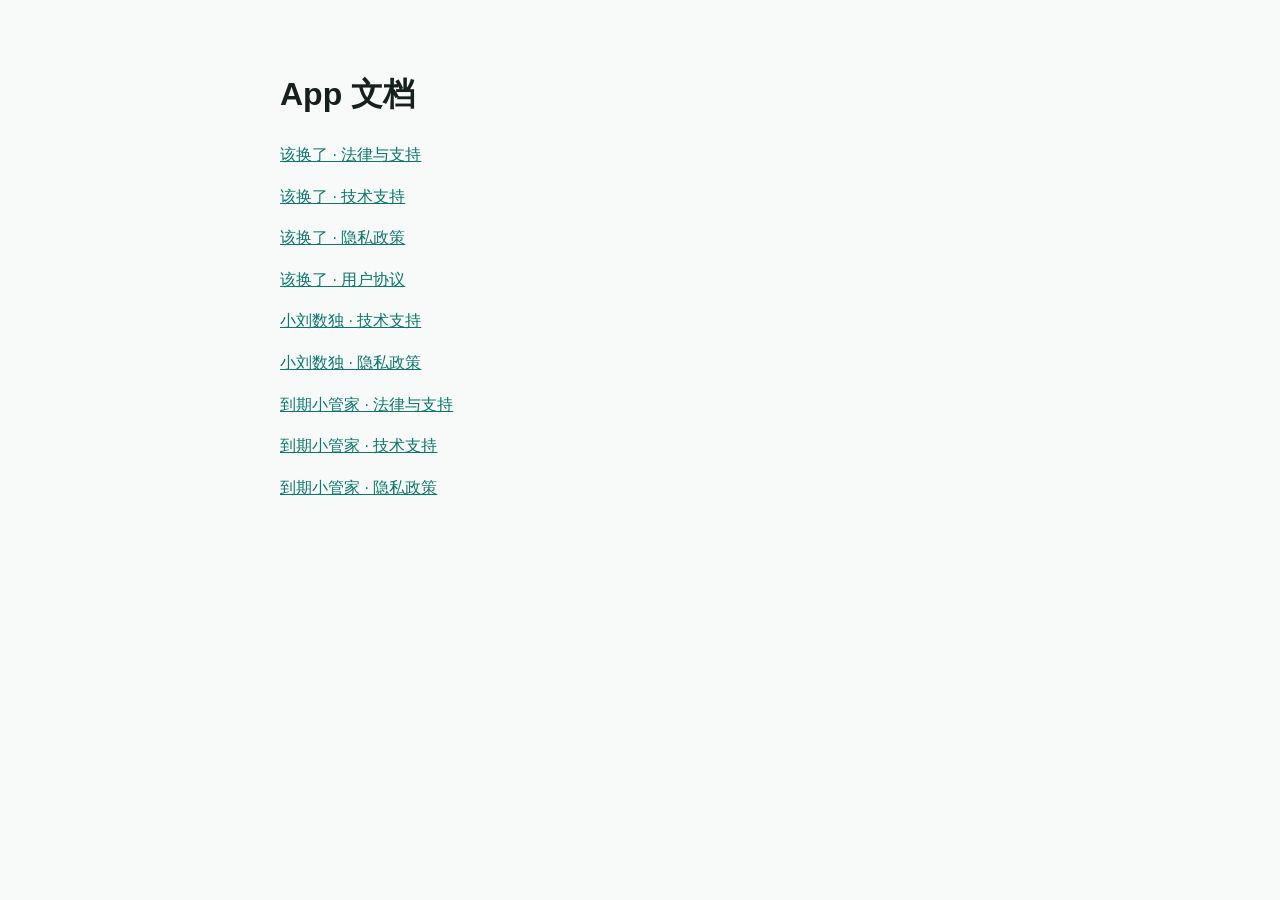
<file: index.html>
<!doctype html>
<html lang="zh-CN">
  <head>
    <meta charset="utf-8" />
    <meta name="viewport" content="width=device-width, initial-scale=1" />
    <title>App 文档</title>
    <style>
      body {
        margin: 0;
        font: 16px/1.6 -apple-system, BlinkMacSystemFont, "Segoe UI", sans-serif;
        color: #16211d;
        background: #f7faf8;
      }

      main {
        max-width: 720px;
        margin: 0 auto;
        padding: 48px 20px;
      }

      a {
        color: #0f766e;
      }
    </style>
  </head>
  <body>
    <main>
      <h1>App 文档</h1>
      <p><a href="./gaihuanle/index.html">该换了 · 法律与支持</a></p>
      <p><a href="./gaihuanle/support.html">该换了 · 技术支持</a></p>
      <p><a href="./gaihuanle/privacy.html">该换了 · 隐私政策</a></p>
      <p><a href="./gaihuanle/terms.html">该换了 · 用户协议</a></p>
      <p><a href="./xiaoliu-sudoku/support.html">小刘数独 · 技术支持</a></p>
      <p><a href="./xiaoliu-sudoku/privacy.html">小刘数独 · 隐私政策</a></p>
      <p><a href="./daoqixiaoguanjia/index.html">到期小管家 · 法律与支持</a></p>
      <p><a href="./daoqixiaoguanjia/support.html">到期小管家 · 技术支持</a></p>
      <p><a href="./daoqixiaoguanjia/privacy.html">到期小管家 · 隐私政策</a></p>
    </main>
  </body>
</html>
</file>
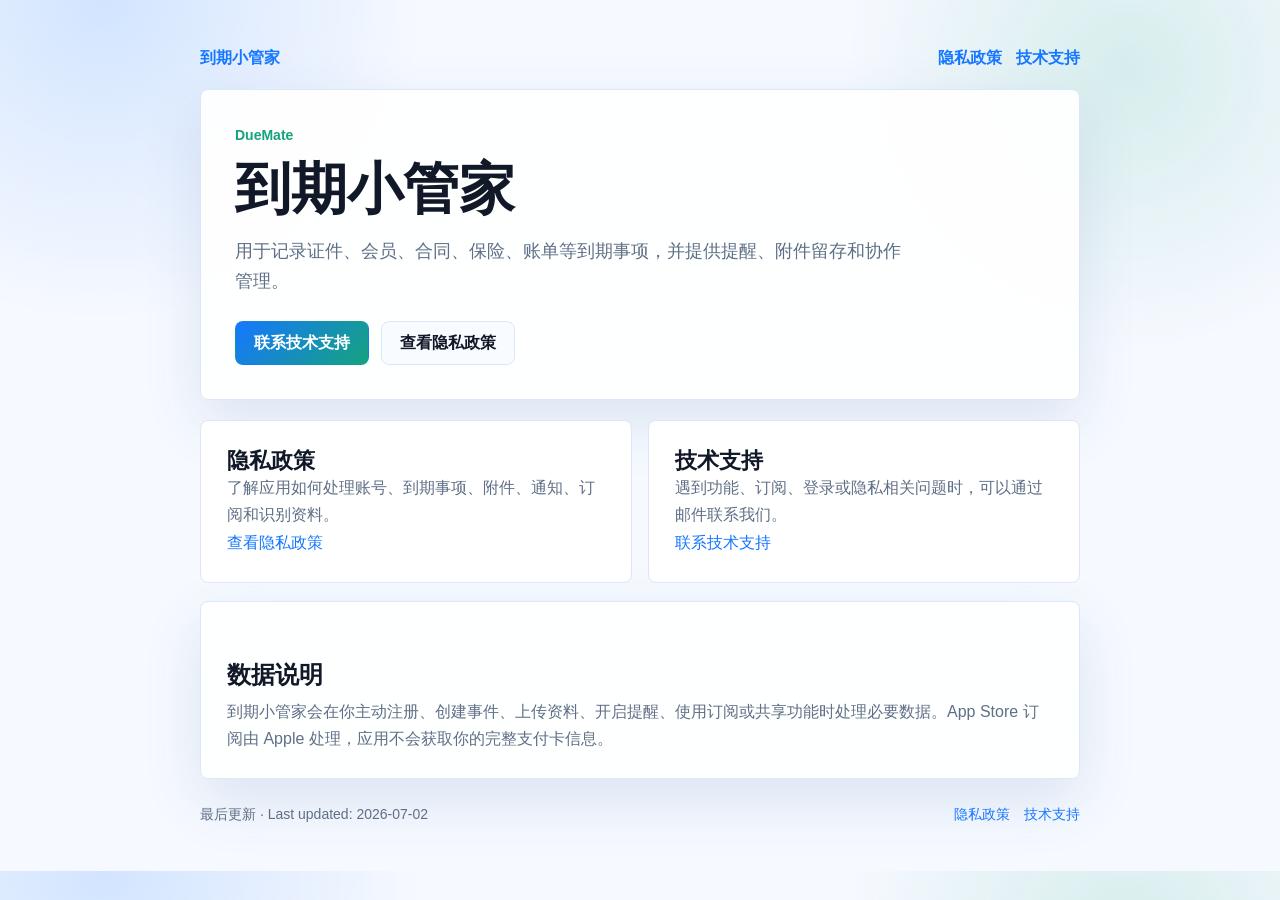
<file: daoqixiaoguanjia/index.html>
<!doctype html>
<html lang="zh-CN">
  <head>
    <meta charset="utf-8" />
    <meta name="viewport" content="width=device-width, initial-scale=1" />
    <meta
      name="description"
      content="到期小管家 App 的公开法律与技术支持页面，包含隐私政策和技术支持联系方式。"
    />
    <title>到期小管家 - 法律与支持</title>
    <link rel="stylesheet" href="./style.css" />
  </head>
  <body>
    <main>
      <nav class="top-nav" aria-label="页面导航">
        <a href="./index.html">到期小管家</a>
        <div>
          <a href="./privacy.html">隐私政策</a>
          <a href="./support.html">技术支持</a>
        </div>
      </nav>

      <section class="hero">
        <p class="eyebrow">DueMate</p>
        <h1>到期小管家</h1>
        <p class="lead">用于记录证件、会员、合同、保险、账单等到期事项，并提供提醒、附件留存和协作管理。</p>
        <div class="actions">
          <a class="button primary" href="./support.html">联系技术支持</a>
          <a class="button" href="./privacy.html">查看隐私政策</a>
        </div>
      </section>

      <section class="grid" aria-label="法律与支持">
        <article class="card">
          <h2>隐私政策</h2>
          <p>了解应用如何处理账号、到期事项、附件、通知、订阅和识别资料。</p>
          <p><a href="./privacy.html">查看隐私政策</a></p>
        </article>
        <article class="card">
          <h2>技术支持</h2>
          <p>遇到功能、订阅、登录或隐私相关问题时，可以通过邮件联系我们。</p>
          <p><a href="./support.html">联系技术支持</a></p>
        </article>
      </section>

      <section class="panel">
        <h2>数据说明</h2>
        <p>
          到期小管家会在你主动注册、创建事件、上传资料、开启提醒、使用订阅或共享功能时处理必要数据。App Store 订阅由 Apple 处理，应用不会获取你的完整支付卡信息。
        </p>
      </section>

      <footer>
        <span>最后更新 · Last updated: 2026-07-02</span>
        <div>
          <a href="./privacy.html">隐私政策</a>
          <a href="./support.html">技术支持</a>
        </div>
      </footer>
    </main>
  </body>
</html>
</file>
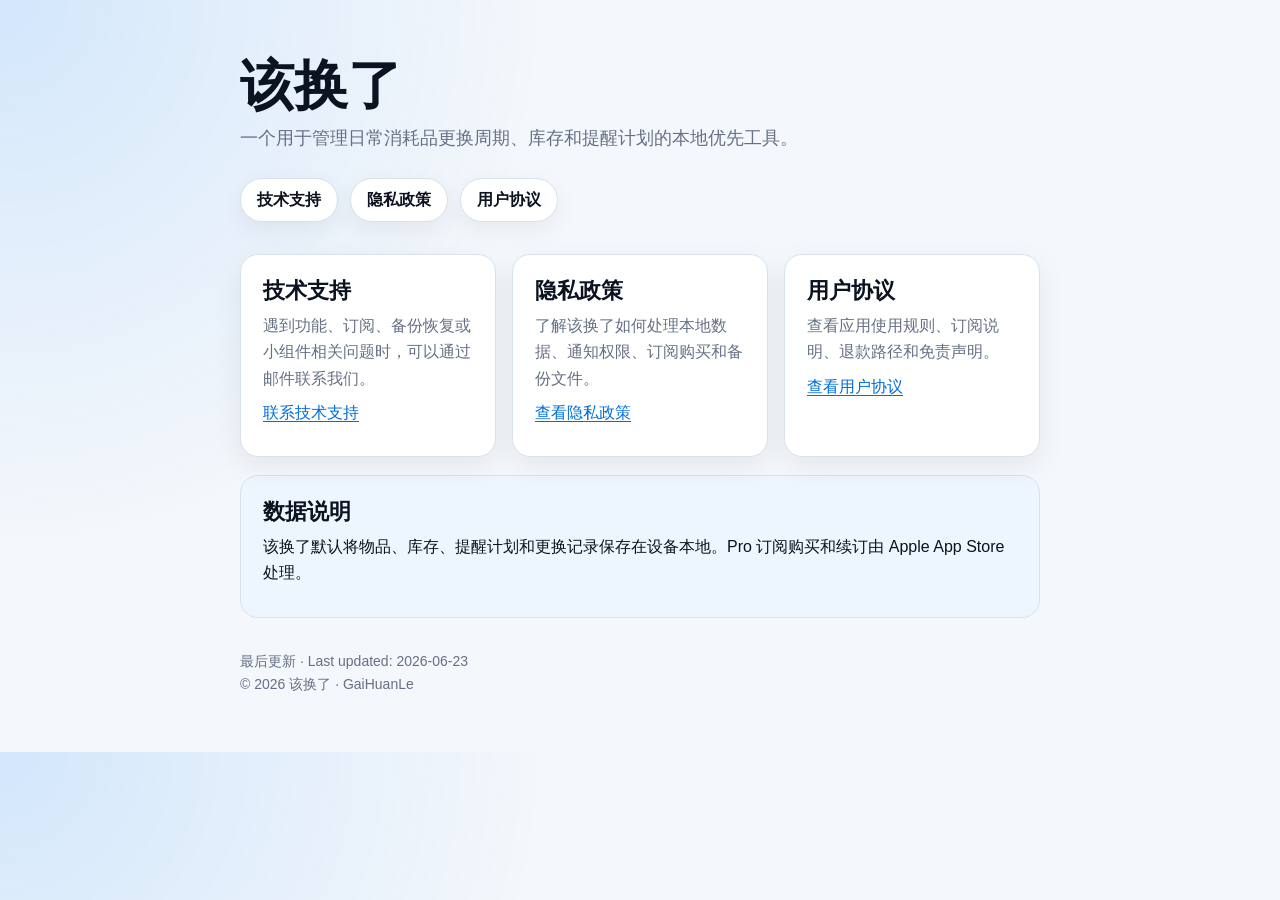
<file: gaihuanle/index.html>
<!doctype html>
<html lang="zh-CN">
  <head>
    <meta charset="utf-8" />
    <meta name="viewport" content="width=device-width, initial-scale=1" />
    <meta
      name="description"
      content="该换了 App 的技术支持、隐私政策和用户协议。"
    />
    <title>该换了 — 法律与支持</title>
    <style>
      :root {
        color-scheme: light dark;
        --bg: #f4f7fb;
        --text: #0b1220;
        --muted: #667085;
        --line: #d9e1ea;
        --panel: #ffffff;
        --soft: #edf5ff;
        --accent: #0a84ff;
        --accent-strong: #006edb;
        --shadow: 0 18px 44px rgb(15 23 42 / 10%);
      }

      @media (prefers-color-scheme: dark) {
        :root {
          --bg: #0e131b;
          --text: #f4f7fb;
          --muted: #a7b0bd;
          --line: #263241;
          --panel: #151c26;
          --soft: #12243a;
          --accent: #5eb1ff;
          --accent-strong: #8bc7ff;
          --shadow: 0 18px 44px rgb(0 0 0 / 28%);
        }
      }

      * {
        box-sizing: border-box;
      }

      body {
        margin: 0;
        background:
          radial-gradient(circle at top left, rgb(10 132 255 / 14%), transparent 34rem),
          var(--bg);
        color: var(--text);
        font: 16px/1.65 -apple-system, BlinkMacSystemFont, "Segoe UI", sans-serif;
      }

      main {
        max-width: 840px;
        margin: 0 auto;
        padding: 56px 20px;
      }

      .hero {
        margin-bottom: 28px;
      }

      h1 {
        margin: 0 0 10px;
        font-size: clamp(34px, 6vw, 54px);
        line-height: 1.08;
        letter-spacing: 0;
      }

      h2 {
        margin: 0 0 8px;
        font-size: 22px;
        line-height: 1.25;
      }

      p {
        margin: 8px 0;
      }

      a {
        color: var(--accent-strong);
        text-decoration-thickness: 1px;
        text-underline-offset: 3px;
      }

      .lead {
        max-width: 680px;
        color: var(--muted);
        font-size: 18px;
      }

      .nav {
        display: flex;
        flex-wrap: wrap;
        gap: 12px;
        margin: 24px 0 32px;
      }

      .nav a {
        display: inline-flex;
        min-height: 42px;
        align-items: center;
        border: 1px solid var(--line);
        border-radius: 999px;
        padding: 8px 16px;
        background: var(--panel);
        box-shadow: 0 8px 24px rgb(15 23 42 / 6%);
        color: var(--text);
        font-weight: 600;
        text-decoration: none;
      }

      .grid {
        display: grid;
        grid-template-columns: repeat(3, minmax(0, 1fr));
        gap: 16px;
      }

      .card {
        min-height: 190px;
        border: 1px solid var(--line);
        border-radius: 18px;
        padding: 22px;
        background: var(--panel);
        box-shadow: 0 10px 30px rgb(15 23 42 / 7%);
      }

      .card p {
        color: var(--muted);
      }

      .data {
        margin-top: 18px;
        border: 1px solid var(--line);
        border-radius: 18px;
        padding: 22px;
        background: var(--soft);
      }

      footer {
        margin-top: 32px;
        color: var(--muted);
        font-size: 14px;
      }

      @media (max-width: 760px) {
        main {
          padding-top: 40px;
        }

        .grid {
          grid-template-columns: 1fr;
        }
      }
    </style>
  </head>
  <body>
    <main>
      <section class="hero">
        <h1>该换了</h1>
        <p class="lead">
          一个用于管理日常消耗品更换周期、库存和提醒计划的本地优先工具。
        </p>
        <nav class="nav" aria-label="页面导航">
          <a href="./support.html">技术支持</a>
          <a href="./privacy.html">隐私政策</a>
          <a href="./terms.html">用户协议</a>
        </nav>
      </section>

      <section class="grid" aria-label="法律与支持">
        <article class="card">
          <h2>技术支持</h2>
          <p>遇到功能、订阅、备份恢复或小组件相关问题时，可以通过邮件联系我们。</p>
          <p><a href="./support.html">联系技术支持</a></p>
        </article>
        <article class="card">
          <h2>隐私政策</h2>
          <p>了解该换了如何处理本地数据、通知权限、订阅购买和备份文件。</p>
          <p><a href="./privacy.html">查看隐私政策</a></p>
        </article>
        <article class="card">
          <h2>用户协议</h2>
          <p>查看应用使用规则、订阅说明、退款路径和免责声明。</p>
          <p><a href="./terms.html">查看用户协议</a></p>
        </article>
      </section>

      <section class="data">
        <h2>数据说明</h2>
        <p>
          该换了默认将物品、库存、提醒计划和更换记录保存在设备本地。Pro 订阅购买和续订由 Apple App Store 处理。
        </p>
      </section>

      <footer>
        最后更新 · Last updated: 2026-06-23<br />
        © 2026 该换了 · GaiHuanLe
      </footer>
    </main>
  </body>
</html>
</file>
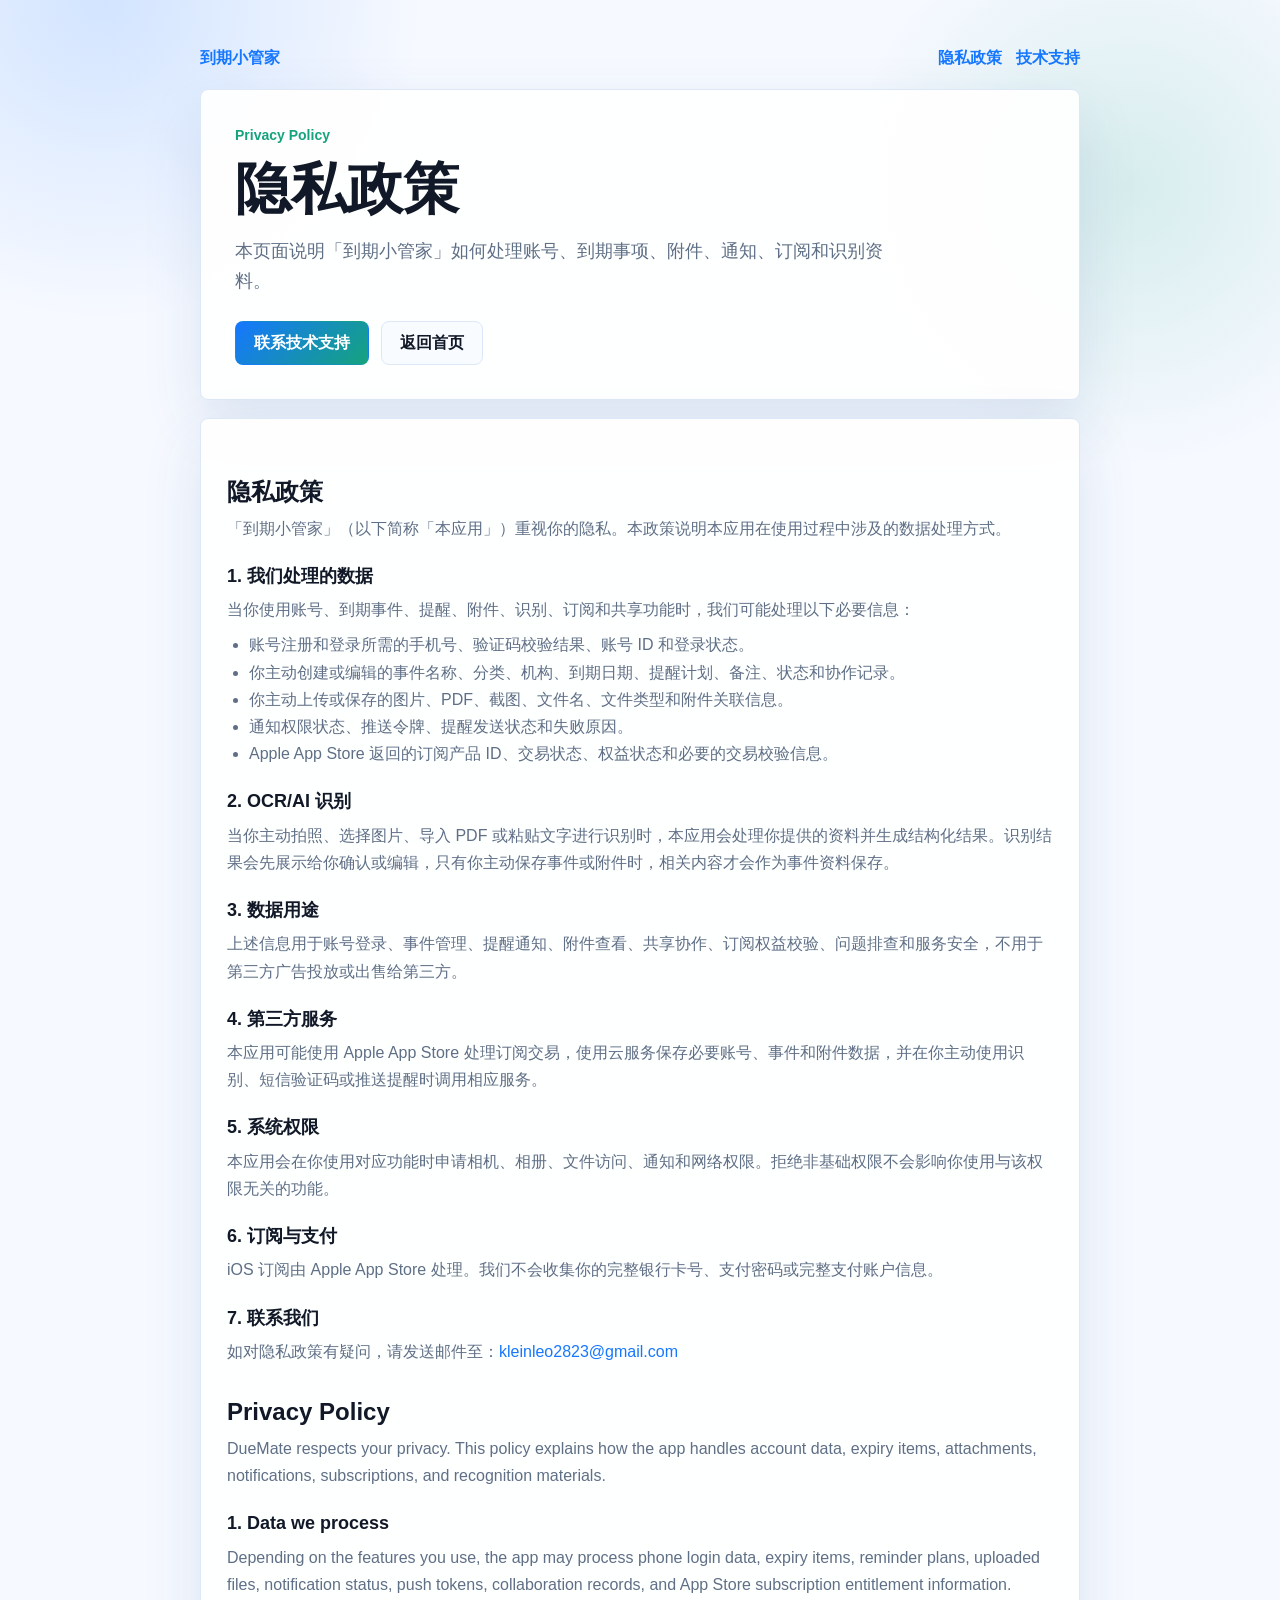
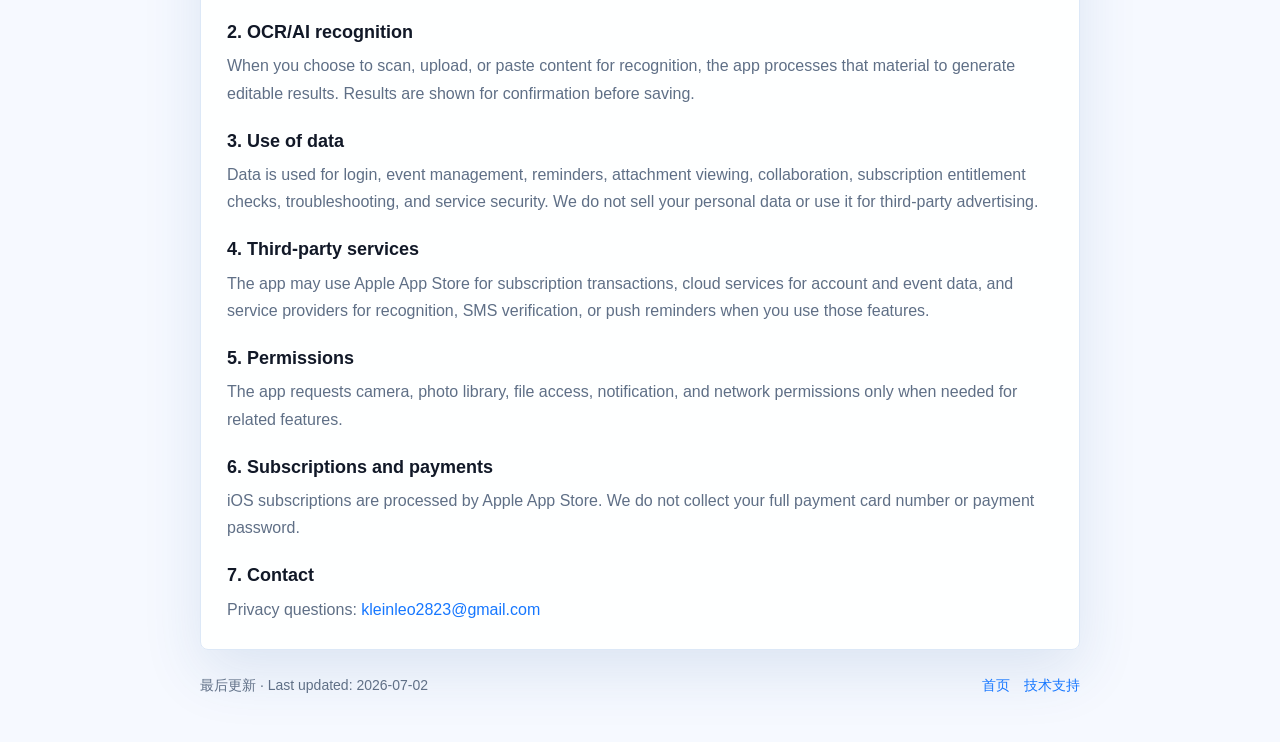
<file: daoqixiaoguanjia/privacy.html>
<!doctype html>
<html lang="zh-CN">
  <head>
    <meta charset="utf-8" />
    <meta name="viewport" content="width=device-width, initial-scale=1" />
    <meta name="description" content="到期小管家 App 隐私政策。" />
    <title>隐私政策 · 到期小管家</title>
    <link rel="stylesheet" href="./style.css" />
  </head>
  <body>
    <main>
      <nav class="top-nav" aria-label="页面导航">
        <a href="./index.html">到期小管家</a>
        <div>
          <a href="./privacy.html">隐私政策</a>
          <a href="./support.html">技术支持</a>
        </div>
      </nav>

      <section class="hero">
        <p class="eyebrow">Privacy Policy</p>
        <h1>隐私政策</h1>
        <p class="lead">本页面说明「到期小管家」如何处理账号、到期事项、附件、通知、订阅和识别资料。</p>
        <div class="actions">
          <a class="button primary" href="./support.html">联系技术支持</a>
          <a class="button" href="./index.html">返回首页</a>
        </div>
      </section>

      <section class="panel">
        <h2>隐私政策</h2>
        <p>「到期小管家」（以下简称「本应用」）重视你的隐私。本政策说明本应用在使用过程中涉及的数据处理方式。</p>

        <h3>1. 我们处理的数据</h3>
        <p>当你使用账号、到期事件、提醒、附件、识别、订阅和共享功能时，我们可能处理以下必要信息：</p>
        <ul>
          <li>账号注册和登录所需的手机号、验证码校验结果、账号 ID 和登录状态。</li>
          <li>你主动创建或编辑的事件名称、分类、机构、到期日期、提醒计划、备注、状态和协作记录。</li>
          <li>你主动上传或保存的图片、PDF、截图、文件名、文件类型和附件关联信息。</li>
          <li>通知权限状态、推送令牌、提醒发送状态和失败原因。</li>
          <li>Apple App Store 返回的订阅产品 ID、交易状态、权益状态和必要的交易校验信息。</li>
        </ul>

        <h3>2. OCR/AI 识别</h3>
        <p>
          当你主动拍照、选择图片、导入 PDF 或粘贴文字进行识别时，本应用会处理你提供的资料并生成结构化结果。识别结果会先展示给你确认或编辑，只有你主动保存事件或附件时，相关内容才会作为事件资料保存。
        </p>

        <h3>3. 数据用途</h3>
        <p>上述信息用于账号登录、事件管理、提醒通知、附件查看、共享协作、订阅权益校验、问题排查和服务安全，不用于第三方广告投放或出售给第三方。</p>

        <h3>4. 第三方服务</h3>
        <p>本应用可能使用 Apple App Store 处理订阅交易，使用云服务保存必要账号、事件和附件数据，并在你主动使用识别、短信验证码或推送提醒时调用相应服务。</p>

        <h3>5. 系统权限</h3>
        <p>本应用会在你使用对应功能时申请相机、相册、文件访问、通知和网络权限。拒绝非基础权限不会影响你使用与该权限无关的功能。</p>

        <h3>6. 订阅与支付</h3>
        <p>iOS 订阅由 Apple App Store 处理。我们不会收集你的完整银行卡号、支付密码或完整支付账户信息。</p>

        <h3>7. 联系我们</h3>
        <p>如对隐私政策有疑问，请发送邮件至：<a href="mailto:kleinleo2823@gmail.com">kleinleo2823@gmail.com</a></p>

        <h2>Privacy Policy</h2>
        <p>DueMate respects your privacy. This policy explains how the app handles account data, expiry items, attachments, notifications, subscriptions, and recognition materials.</p>

        <h3>1. Data we process</h3>
        <p>Depending on the features you use, the app may process phone login data, expiry items, reminder plans, uploaded files, notification status, push tokens, collaboration records, and App Store subscription entitlement information.</p>

        <h3>2. OCR/AI recognition</h3>
        <p>When you choose to scan, upload, or paste content for recognition, the app processes that material to generate editable results. Results are shown for confirmation before saving.</p>

        <h3>3. Use of data</h3>
        <p>Data is used for login, event management, reminders, attachment viewing, collaboration, subscription entitlement checks, troubleshooting, and service security. We do not sell your personal data or use it for third-party advertising.</p>

        <h3>4. Third-party services</h3>
        <p>The app may use Apple App Store for subscription transactions, cloud services for account and event data, and service providers for recognition, SMS verification, or push reminders when you use those features.</p>

        <h3>5. Permissions</h3>
        <p>The app requests camera, photo library, file access, notification, and network permissions only when needed for related features.</p>

        <h3>6. Subscriptions and payments</h3>
        <p>iOS subscriptions are processed by Apple App Store. We do not collect your full payment card number or payment password.</p>

        <h3>7. Contact</h3>
        <p>Privacy questions: <a href="mailto:kleinleo2823@gmail.com">kleinleo2823@gmail.com</a></p>
      </section>

      <footer>
        <span>最后更新 · Last updated: 2026-07-02</span>
        <div>
          <a href="./index.html">首页</a>
          <a href="./support.html">技术支持</a>
        </div>
      </footer>
    </main>
  </body>
</html>
</file>
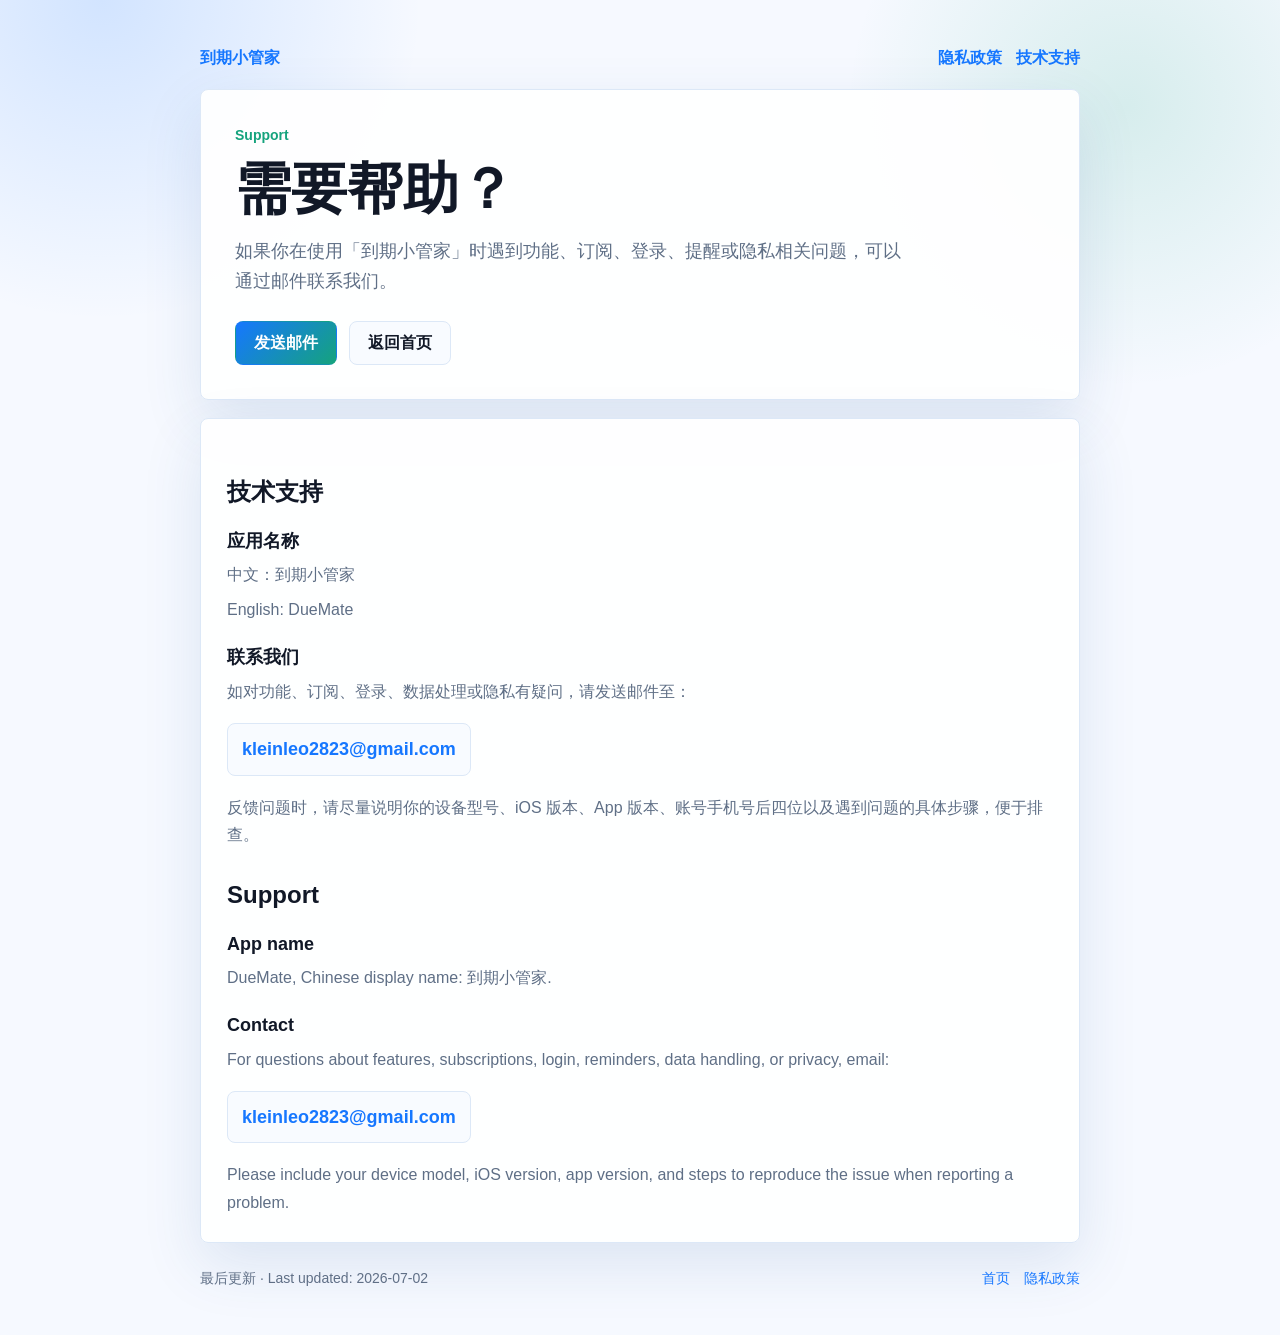
<file: daoqixiaoguanjia/support.html>
<!doctype html>
<html lang="zh-CN">
  <head>
    <meta charset="utf-8" />
    <meta name="viewport" content="width=device-width, initial-scale=1" />
    <meta name="description" content="到期小管家 App 技术支持页面。联系邮箱：kleinleo2823@gmail.com。" />
    <title>技术支持 · 到期小管家</title>
    <link rel="stylesheet" href="./style.css" />
  </head>
  <body>
    <main>
      <nav class="top-nav" aria-label="页面导航">
        <a href="./index.html">到期小管家</a>
        <div>
          <a href="./privacy.html">隐私政策</a>
          <a href="./support.html">技术支持</a>
        </div>
      </nav>

      <section class="hero">
        <p class="eyebrow">Support</p>
        <h1>需要帮助？</h1>
        <p class="lead">如果你在使用「到期小管家」时遇到功能、订阅、登录、提醒或隐私相关问题，可以通过邮件联系我们。</p>
        <div class="actions">
          <a class="button primary" href="mailto:kleinleo2823@gmail.com">发送邮件</a>
          <a class="button" href="./index.html">返回首页</a>
        </div>
      </section>

      <section class="panel">
        <h2>技术支持</h2>

        <h3>应用名称</h3>
        <p>中文：到期小管家</p>
        <p>English: DueMate</p>

        <h3>联系我们</h3>
        <p>如对功能、订阅、登录、数据处理或隐私有疑问，请发送邮件至：</p>
        <p><a class="email" href="mailto:kleinleo2823@gmail.com">kleinleo2823@gmail.com</a></p>
        <p>反馈问题时，请尽量说明你的设备型号、iOS 版本、App 版本、账号手机号后四位以及遇到问题的具体步骤，便于排查。</p>

        <h2>Support</h2>
        <h3>App name</h3>
        <p>DueMate, Chinese display name: 到期小管家.</p>

        <h3>Contact</h3>
        <p>For questions about features, subscriptions, login, reminders, data handling, or privacy, email:</p>
        <p><a class="email" href="mailto:kleinleo2823@gmail.com">kleinleo2823@gmail.com</a></p>
        <p>Please include your device model, iOS version, app version, and steps to reproduce the issue when reporting a problem.</p>
      </section>

      <footer>
        <span>最后更新 · Last updated: 2026-07-02</span>
        <div>
          <a href="./index.html">首页</a>
          <a href="./privacy.html">隐私政策</a>
        </div>
      </footer>
    </main>
  </body>
</html>
</file>
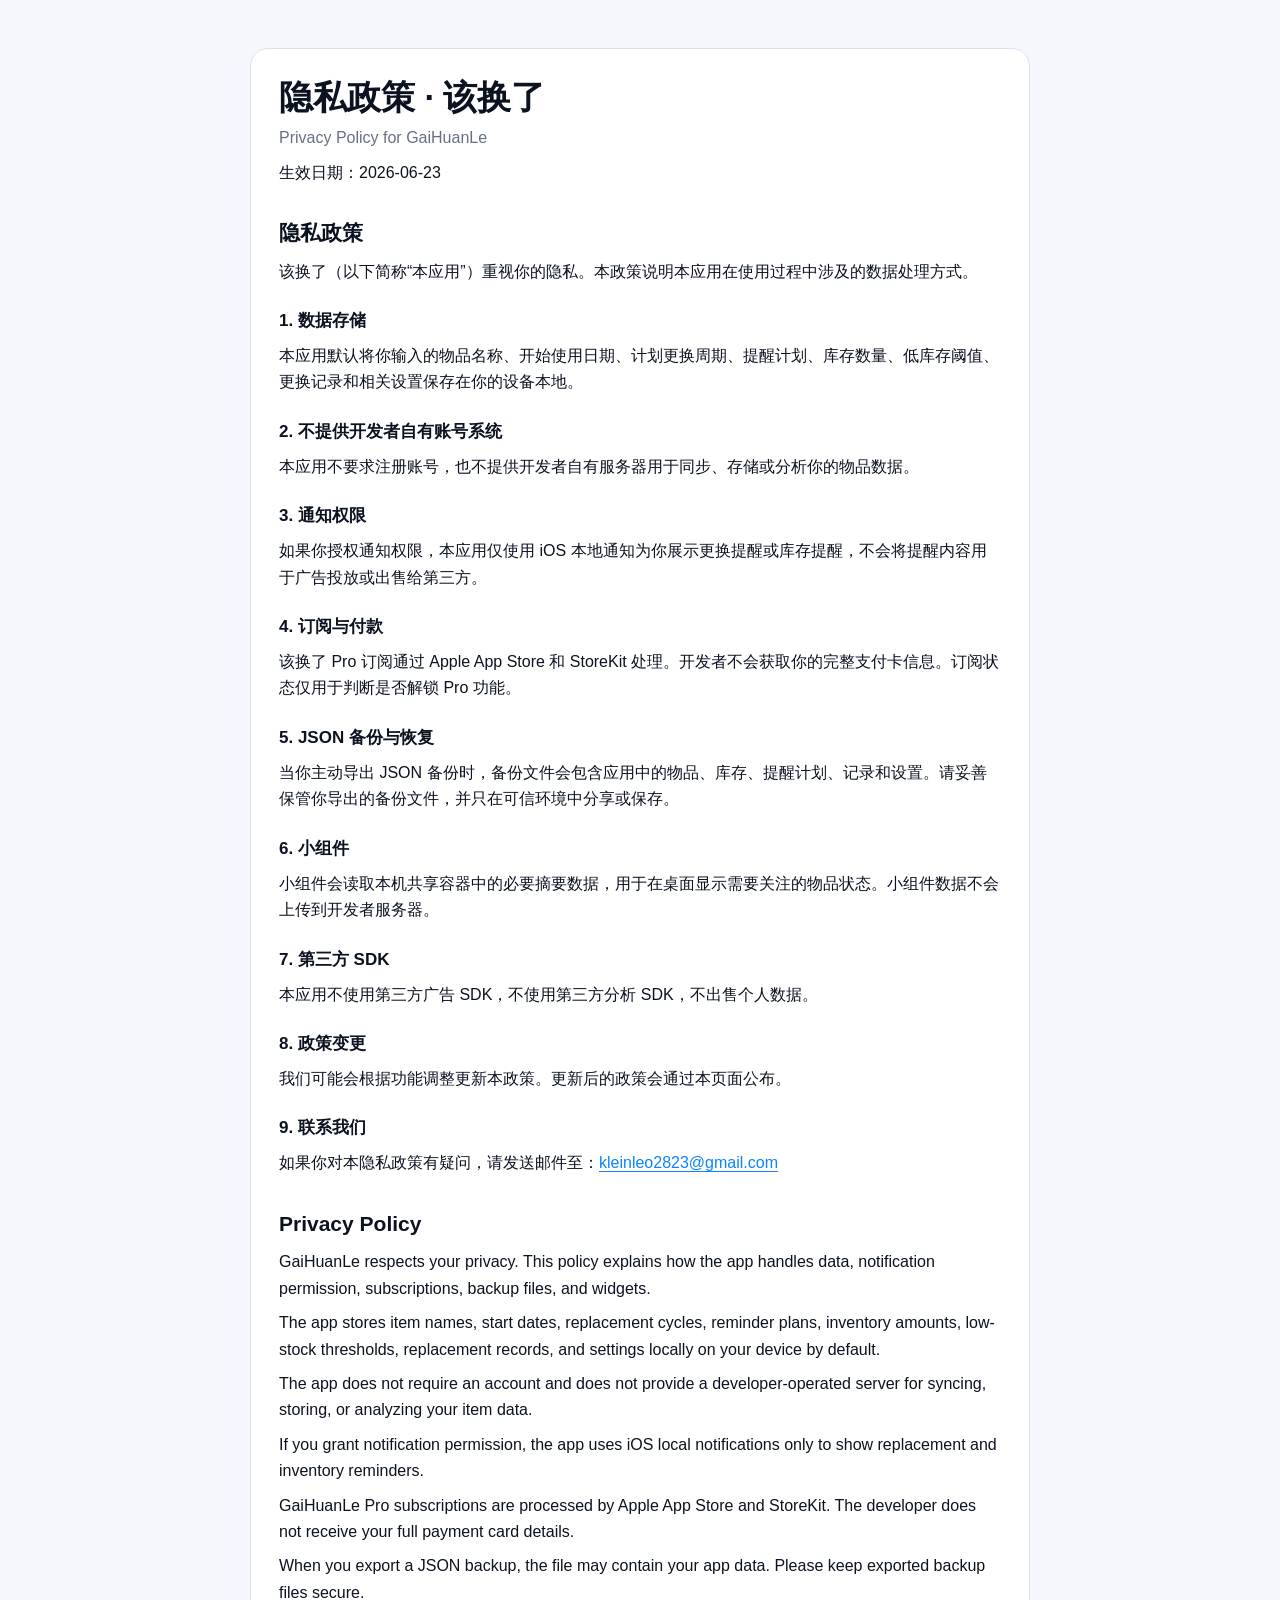
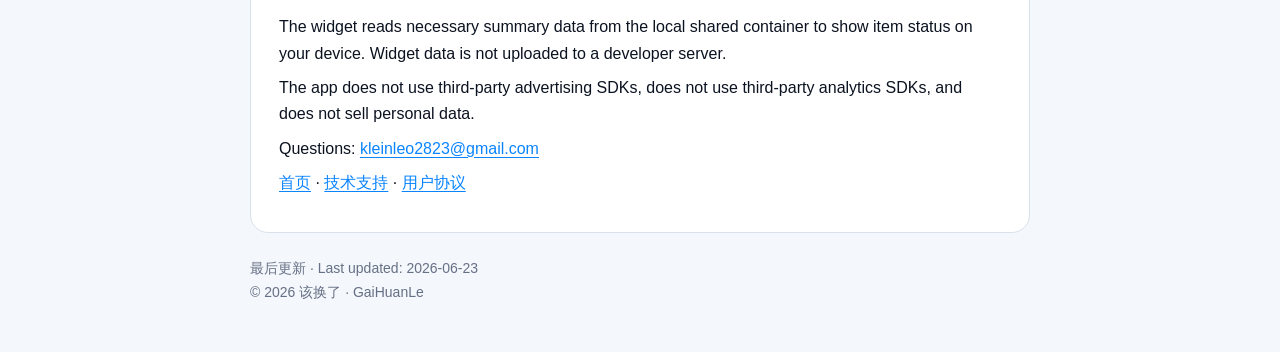
<file: gaihuanle/privacy.html>
<!doctype html>
<html lang="zh-CN">
  <head>
    <meta charset="utf-8" />
    <meta name="viewport" content="width=device-width, initial-scale=1" />
    <meta name="description" content="该换了 App 隐私政策。" />
    <title>隐私政策 · 该换了</title>
    <style>
      :root {
        color-scheme: light dark;
        --bg: #f4f7fb;
        --text: #0b1220;
        --muted: #667085;
        --line: #d9e1ea;
        --panel: #ffffff;
        --accent: #0a84ff;
      }

      @media (prefers-color-scheme: dark) {
        :root {
          --bg: #0e131b;
          --text: #f4f7fb;
          --muted: #a7b0bd;
          --line: #263241;
          --panel: #151c26;
          --accent: #5eb1ff;
        }
      }

      * {
        box-sizing: border-box;
      }

      body {
        margin: 0;
        background: var(--bg);
        color: var(--text);
        font: 16px/1.65 -apple-system, BlinkMacSystemFont, "Segoe UI", sans-serif;
      }

      main {
        max-width: 820px;
        margin: 0 auto;
        padding: 48px 20px;
      }

      section {
        border: 1px solid var(--line);
        border-radius: 18px;
        padding: 28px;
        background: var(--panel);
      }

      h1 {
        margin: 0 0 8px;
        font-size: 34px;
        line-height: 1.18;
      }

      h2 {
        margin: 30px 0 8px;
        font-size: 21px;
      }

      h3 {
        margin: 22px 0 8px;
        font-size: 17px;
      }

      p,
      li {
        margin: 8px 0;
      }

      ul {
        padding-left: 22px;
      }

      a {
        color: var(--accent);
        text-underline-offset: 3px;
      }

      .muted,
      footer {
        color: var(--muted);
      }

      footer {
        margin-top: 24px;
        font-size: 14px;
      }
    </style>
  </head>
  <body>
    <main>
      <section>
        <h1>隐私政策 · 该换了</h1>
        <p class="muted">Privacy Policy for GaiHuanLe</p>
        <p>生效日期：2026-06-23</p>

        <h2>隐私政策</h2>
        <p>该换了（以下简称“本应用”）重视你的隐私。本政策说明本应用在使用过程中涉及的数据处理方式。</p>

        <h3>1. 数据存储</h3>
        <p>本应用默认将你输入的物品名称、开始使用日期、计划更换周期、提醒计划、库存数量、低库存阈值、更换记录和相关设置保存在你的设备本地。</p>

        <h3>2. 不提供开发者自有账号系统</h3>
        <p>本应用不要求注册账号，也不提供开发者自有服务器用于同步、存储或分析你的物品数据。</p>

        <h3>3. 通知权限</h3>
        <p>如果你授权通知权限，本应用仅使用 iOS 本地通知为你展示更换提醒或库存提醒，不会将提醒内容用于广告投放或出售给第三方。</p>

        <h3>4. 订阅与付款</h3>
        <p>该换了 Pro 订阅通过 Apple App Store 和 StoreKit 处理。开发者不会获取你的完整支付卡信息。订阅状态仅用于判断是否解锁 Pro 功能。</p>

        <h3>5. JSON 备份与恢复</h3>
        <p>当你主动导出 JSON 备份时，备份文件会包含应用中的物品、库存、提醒计划、记录和设置。请妥善保管你导出的备份文件，并只在可信环境中分享或保存。</p>

        <h3>6. 小组件</h3>
        <p>小组件会读取本机共享容器中的必要摘要数据，用于在桌面显示需要关注的物品状态。小组件数据不会上传到开发者服务器。</p>

        <h3>7. 第三方 SDK</h3>
        <p>本应用不使用第三方广告 SDK，不使用第三方分析 SDK，不出售个人数据。</p>

        <h3>8. 政策变更</h3>
        <p>我们可能会根据功能调整更新本政策。更新后的政策会通过本页面公布。</p>

        <h3>9. 联系我们</h3>
        <p>如果你对本隐私政策有疑问，请发送邮件至：<a href="mailto:kleinleo2823@gmail.com">kleinleo2823@gmail.com</a></p>

        <h2>Privacy Policy</h2>
        <p>GaiHuanLe respects your privacy. This policy explains how the app handles data, notification permission, subscriptions, backup files, and widgets.</p>
        <p>The app stores item names, start dates, replacement cycles, reminder plans, inventory amounts, low-stock thresholds, replacement records, and settings locally on your device by default.</p>
        <p>The app does not require an account and does not provide a developer-operated server for syncing, storing, or analyzing your item data.</p>
        <p>If you grant notification permission, the app uses iOS local notifications only to show replacement and inventory reminders.</p>
        <p>GaiHuanLe Pro subscriptions are processed by Apple App Store and StoreKit. The developer does not receive your full payment card details.</p>
        <p>When you export a JSON backup, the file may contain your app data. Please keep exported backup files secure.</p>
        <p>The widget reads necessary summary data from the local shared container to show item status on your device. Widget data is not uploaded to a developer server.</p>
        <p>The app does not use third-party advertising SDKs, does not use third-party analytics SDKs, and does not sell personal data.</p>
        <p>Questions: <a href="mailto:kleinleo2823@gmail.com">kleinleo2823@gmail.com</a></p>

        <p>
          <a href="./index.html">首页</a> ·
          <a href="./support.html">技术支持</a> ·
          <a href="./terms.html">用户协议</a>
        </p>
      </section>

      <footer>
        最后更新 · Last updated: 2026-06-23<br />
        © 2026 该换了 · GaiHuanLe
      </footer>
    </main>
  </body>
</html>
</file>
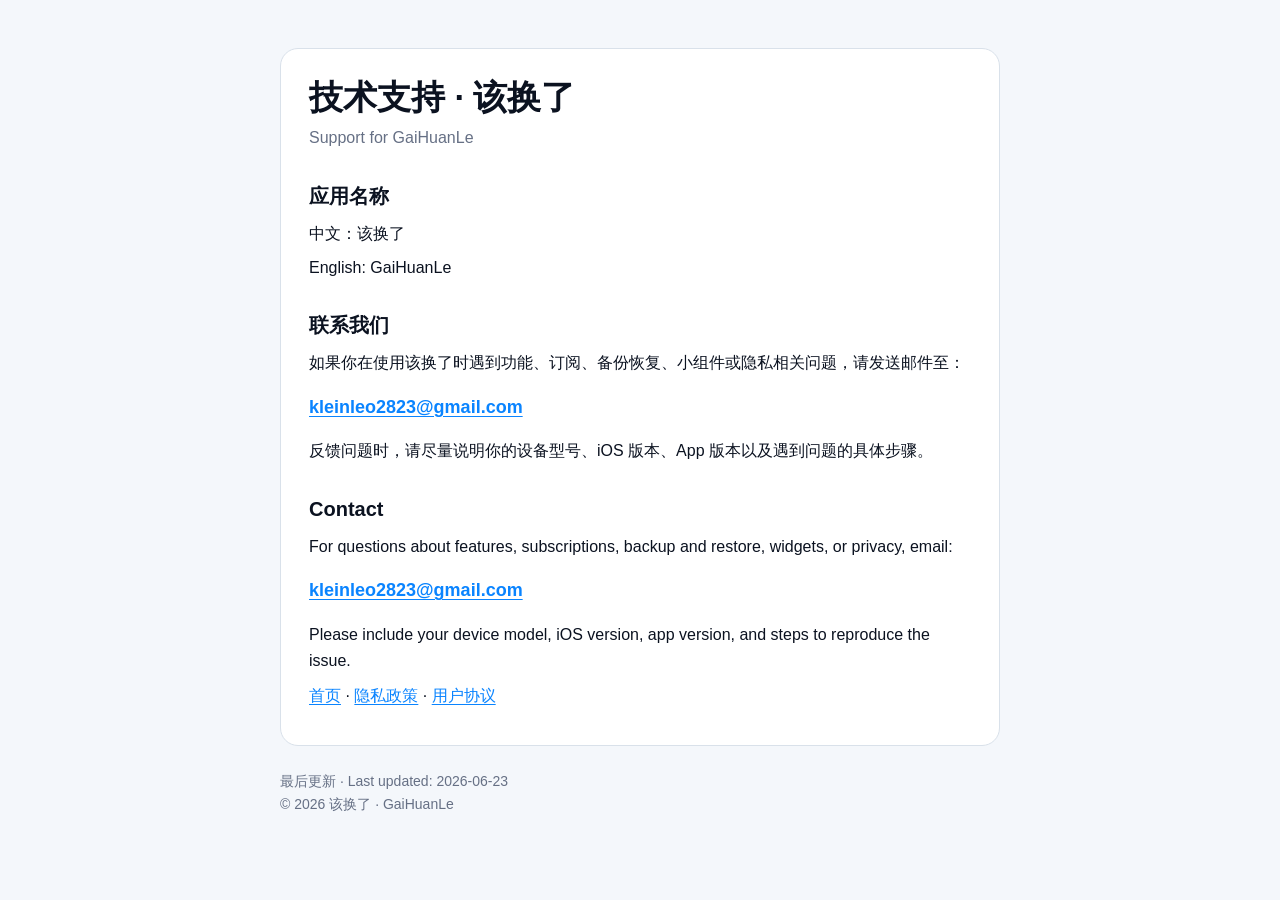
<file: gaihuanle/support.html>
<!doctype html>
<html lang="zh-CN">
  <head>
    <meta charset="utf-8" />
    <meta name="viewport" content="width=device-width, initial-scale=1" />
    <meta name="description" content="该换了 App 技术支持页面。" />
    <title>技术支持 · 该换了</title>
    <style>
      :root {
        color-scheme: light dark;
        --bg: #f4f7fb;
        --text: #0b1220;
        --muted: #667085;
        --line: #d9e1ea;
        --panel: #ffffff;
        --accent: #0a84ff;
      }

      @media (prefers-color-scheme: dark) {
        :root {
          --bg: #0e131b;
          --text: #f4f7fb;
          --muted: #a7b0bd;
          --line: #263241;
          --panel: #151c26;
          --accent: #5eb1ff;
        }
      }

      * {
        box-sizing: border-box;
      }

      body {
        margin: 0;
        background: var(--bg);
        color: var(--text);
        font: 16px/1.65 -apple-system, BlinkMacSystemFont, "Segoe UI", sans-serif;
      }

      main {
        max-width: 760px;
        margin: 0 auto;
        padding: 48px 20px;
      }

      section {
        border: 1px solid var(--line);
        border-radius: 18px;
        padding: 28px;
        background: var(--panel);
      }

      h1 {
        margin: 0 0 8px;
        font-size: 34px;
        line-height: 1.18;
      }

      h2 {
        margin: 28px 0 8px;
        font-size: 20px;
      }

      p {
        margin: 8px 0;
      }

      a {
        color: var(--accent);
        text-underline-offset: 3px;
      }

      .muted,
      footer {
        color: var(--muted);
      }

      .email {
        display: inline-block;
        margin: 8px 0;
        font-size: 18px;
        font-weight: 700;
      }

      footer {
        margin-top: 24px;
        font-size: 14px;
      }
    </style>
  </head>
  <body>
    <main>
      <section>
        <h1>技术支持 · 该换了</h1>
        <p class="muted">Support for GaiHuanLe</p>

        <h2>应用名称</h2>
        <p>中文：该换了</p>
        <p>English: GaiHuanLe</p>

        <h2>联系我们</h2>
        <p>如果你在使用该换了时遇到功能、订阅、备份恢复、小组件或隐私相关问题，请发送邮件至：</p>
        <p><a class="email" href="mailto:kleinleo2823@gmail.com">kleinleo2823@gmail.com</a></p>
        <p>反馈问题时，请尽量说明你的设备型号、iOS 版本、App 版本以及遇到问题的具体步骤。</p>

        <h2>Contact</h2>
        <p>For questions about features, subscriptions, backup and restore, widgets, or privacy, email:</p>
        <p><a class="email" href="mailto:kleinleo2823@gmail.com">kleinleo2823@gmail.com</a></p>
        <p>Please include your device model, iOS version, app version, and steps to reproduce the issue.</p>

        <p>
          <a href="./index.html">首页</a> ·
          <a href="./privacy.html">隐私政策</a> ·
          <a href="./terms.html">用户协议</a>
        </p>
      </section>

      <footer>
        最后更新 · Last updated: 2026-06-23<br />
        © 2026 该换了 · GaiHuanLe
      </footer>
    </main>
  </body>
</html>
</file>
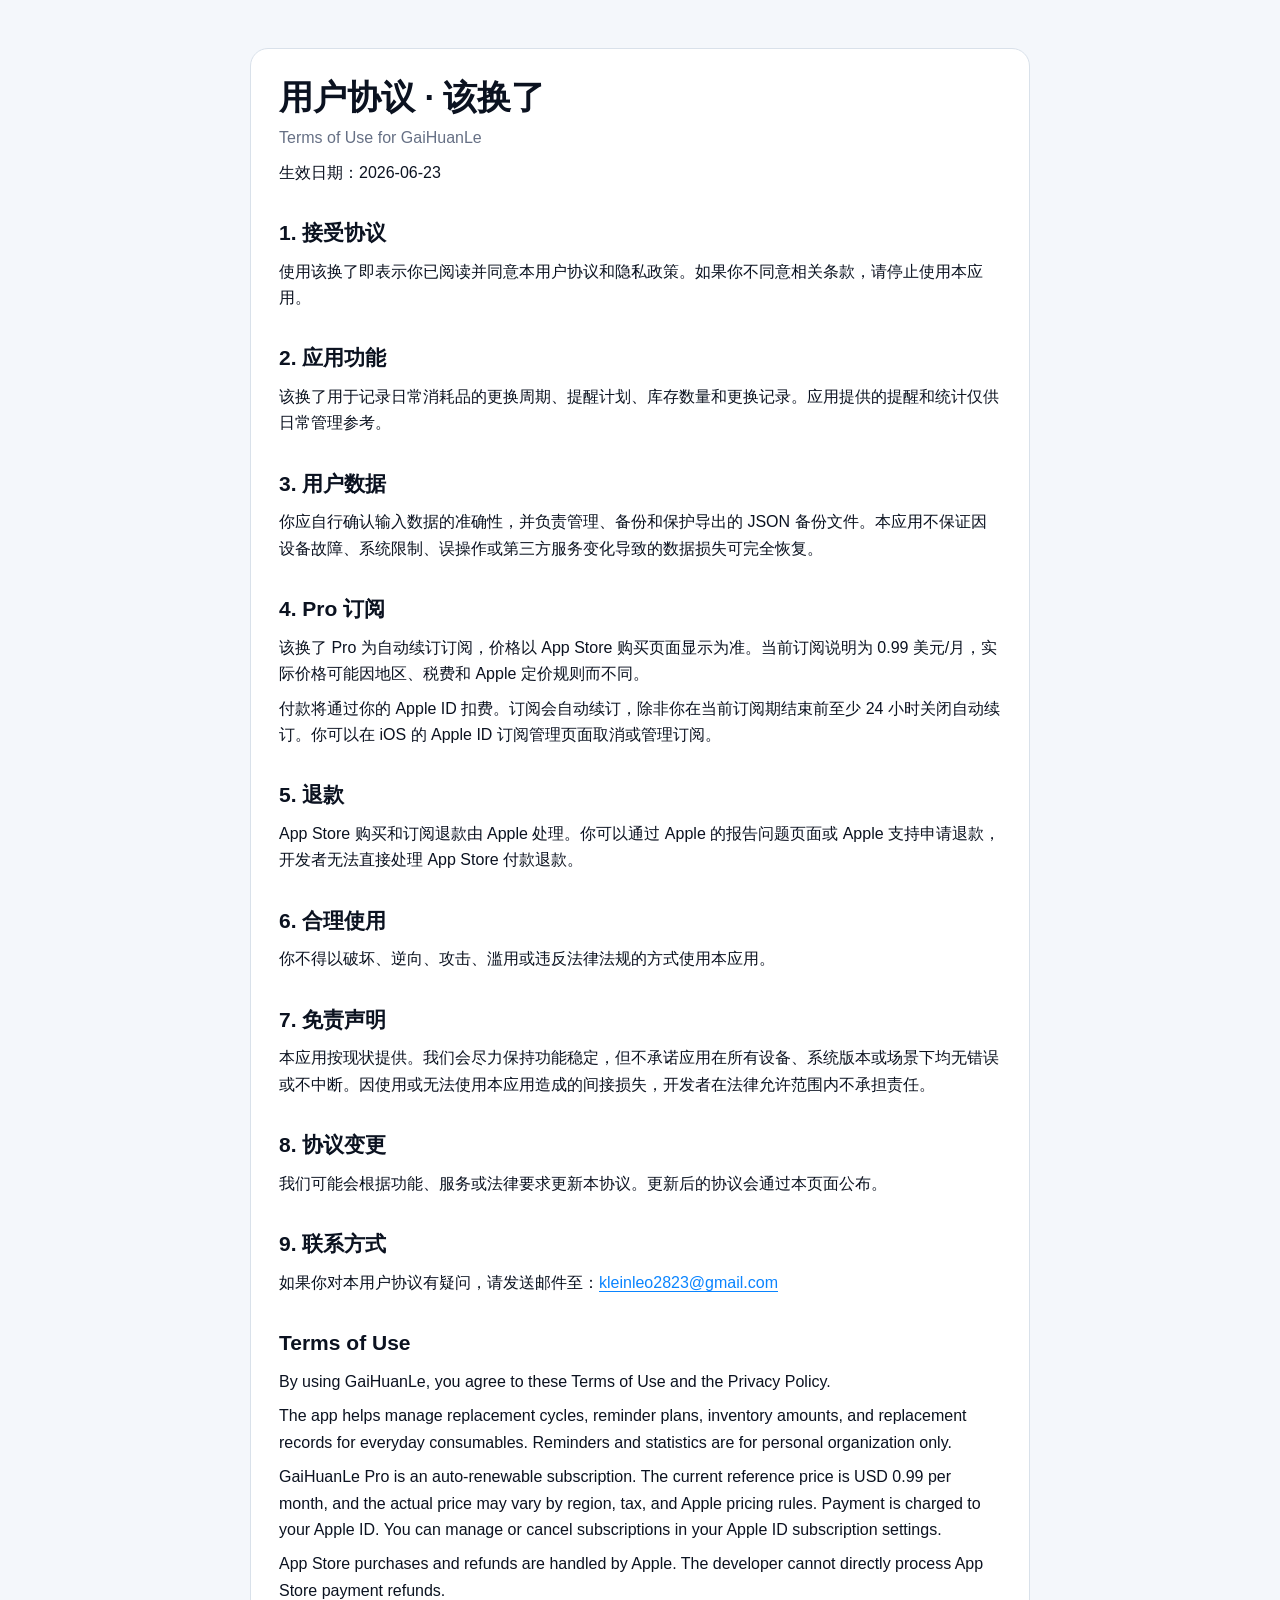
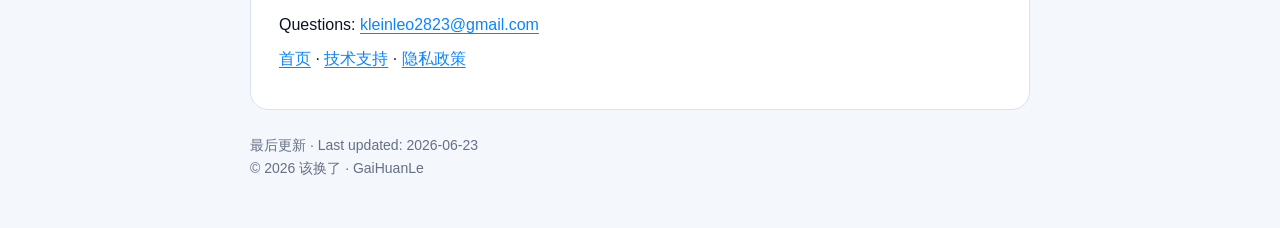
<file: gaihuanle/terms.html>
<!doctype html>
<html lang="zh-CN">
  <head>
    <meta charset="utf-8" />
    <meta name="viewport" content="width=device-width, initial-scale=1" />
    <meta name="description" content="该换了 App 用户协议。" />
    <title>用户协议 · 该换了</title>
    <style>
      :root {
        color-scheme: light dark;
        --bg: #f4f7fb;
        --text: #0b1220;
        --muted: #667085;
        --line: #d9e1ea;
        --panel: #ffffff;
        --accent: #0a84ff;
      }

      @media (prefers-color-scheme: dark) {
        :root {
          --bg: #0e131b;
          --text: #f4f7fb;
          --muted: #a7b0bd;
          --line: #263241;
          --panel: #151c26;
          --accent: #5eb1ff;
        }
      }

      * {
        box-sizing: border-box;
      }

      body {
        margin: 0;
        background: var(--bg);
        color: var(--text);
        font: 16px/1.65 -apple-system, BlinkMacSystemFont, "Segoe UI", sans-serif;
      }

      main {
        max-width: 820px;
        margin: 0 auto;
        padding: 48px 20px;
      }

      section {
        border: 1px solid var(--line);
        border-radius: 18px;
        padding: 28px;
        background: var(--panel);
      }

      h1 {
        margin: 0 0 8px;
        font-size: 34px;
        line-height: 1.18;
      }

      h2 {
        margin: 30px 0 8px;
        font-size: 21px;
      }

      p,
      li {
        margin: 8px 0;
      }

      ul {
        padding-left: 22px;
      }

      a {
        color: var(--accent);
        text-underline-offset: 3px;
      }

      .muted,
      footer {
        color: var(--muted);
      }

      footer {
        margin-top: 24px;
        font-size: 14px;
      }
    </style>
  </head>
  <body>
    <main>
      <section>
        <h1>用户协议 · 该换了</h1>
        <p class="muted">Terms of Use for GaiHuanLe</p>
        <p>生效日期：2026-06-23</p>

        <h2>1. 接受协议</h2>
        <p>使用该换了即表示你已阅读并同意本用户协议和隐私政策。如果你不同意相关条款，请停止使用本应用。</p>

        <h2>2. 应用功能</h2>
        <p>该换了用于记录日常消耗品的更换周期、提醒计划、库存数量和更换记录。应用提供的提醒和统计仅供日常管理参考。</p>

        <h2>3. 用户数据</h2>
        <p>你应自行确认输入数据的准确性，并负责管理、备份和保护导出的 JSON 备份文件。本应用不保证因设备故障、系统限制、误操作或第三方服务变化导致的数据损失可完全恢复。</p>

        <h2>4. Pro 订阅</h2>
        <p>该换了 Pro 为自动续订订阅，价格以 App Store 购买页面显示为准。当前订阅说明为 0.99 美元/月，实际价格可能因地区、税费和 Apple 定价规则而不同。</p>
        <p>付款将通过你的 Apple ID 扣费。订阅会自动续订，除非你在当前订阅期结束前至少 24 小时关闭自动续订。你可以在 iOS 的 Apple ID 订阅管理页面取消或管理订阅。</p>

        <h2>5. 退款</h2>
        <p>App Store 购买和订阅退款由 Apple 处理。你可以通过 Apple 的报告问题页面或 Apple 支持申请退款，开发者无法直接处理 App Store 付款退款。</p>

        <h2>6. 合理使用</h2>
        <p>你不得以破坏、逆向、攻击、滥用或违反法律法规的方式使用本应用。</p>

        <h2>7. 免责声明</h2>
        <p>本应用按现状提供。我们会尽力保持功能稳定，但不承诺应用在所有设备、系统版本或场景下均无错误或不中断。因使用或无法使用本应用造成的间接损失，开发者在法律允许范围内不承担责任。</p>

        <h2>8. 协议变更</h2>
        <p>我们可能会根据功能、服务或法律要求更新本协议。更新后的协议会通过本页面公布。</p>

        <h2>9. 联系方式</h2>
        <p>如果你对本用户协议有疑问，请发送邮件至：<a href="mailto:kleinleo2823@gmail.com">kleinleo2823@gmail.com</a></p>

        <h2>Terms of Use</h2>
        <p>By using GaiHuanLe, you agree to these Terms of Use and the Privacy Policy.</p>
        <p>The app helps manage replacement cycles, reminder plans, inventory amounts, and replacement records for everyday consumables. Reminders and statistics are for personal organization only.</p>
        <p>GaiHuanLe Pro is an auto-renewable subscription. The current reference price is USD 0.99 per month, and the actual price may vary by region, tax, and Apple pricing rules. Payment is charged to your Apple ID. You can manage or cancel subscriptions in your Apple ID subscription settings.</p>
        <p>App Store purchases and refunds are handled by Apple. The developer cannot directly process App Store payment refunds.</p>
        <p>Questions: <a href="mailto:kleinleo2823@gmail.com">kleinleo2823@gmail.com</a></p>

        <p>
          <a href="./index.html">首页</a> ·
          <a href="./support.html">技术支持</a> ·
          <a href="./privacy.html">隐私政策</a>
        </p>
      </section>

      <footer>
        最后更新 · Last updated: 2026-06-23<br />
        © 2026 该换了 · GaiHuanLe
      </footer>
    </main>
  </body>
</html>
</file>
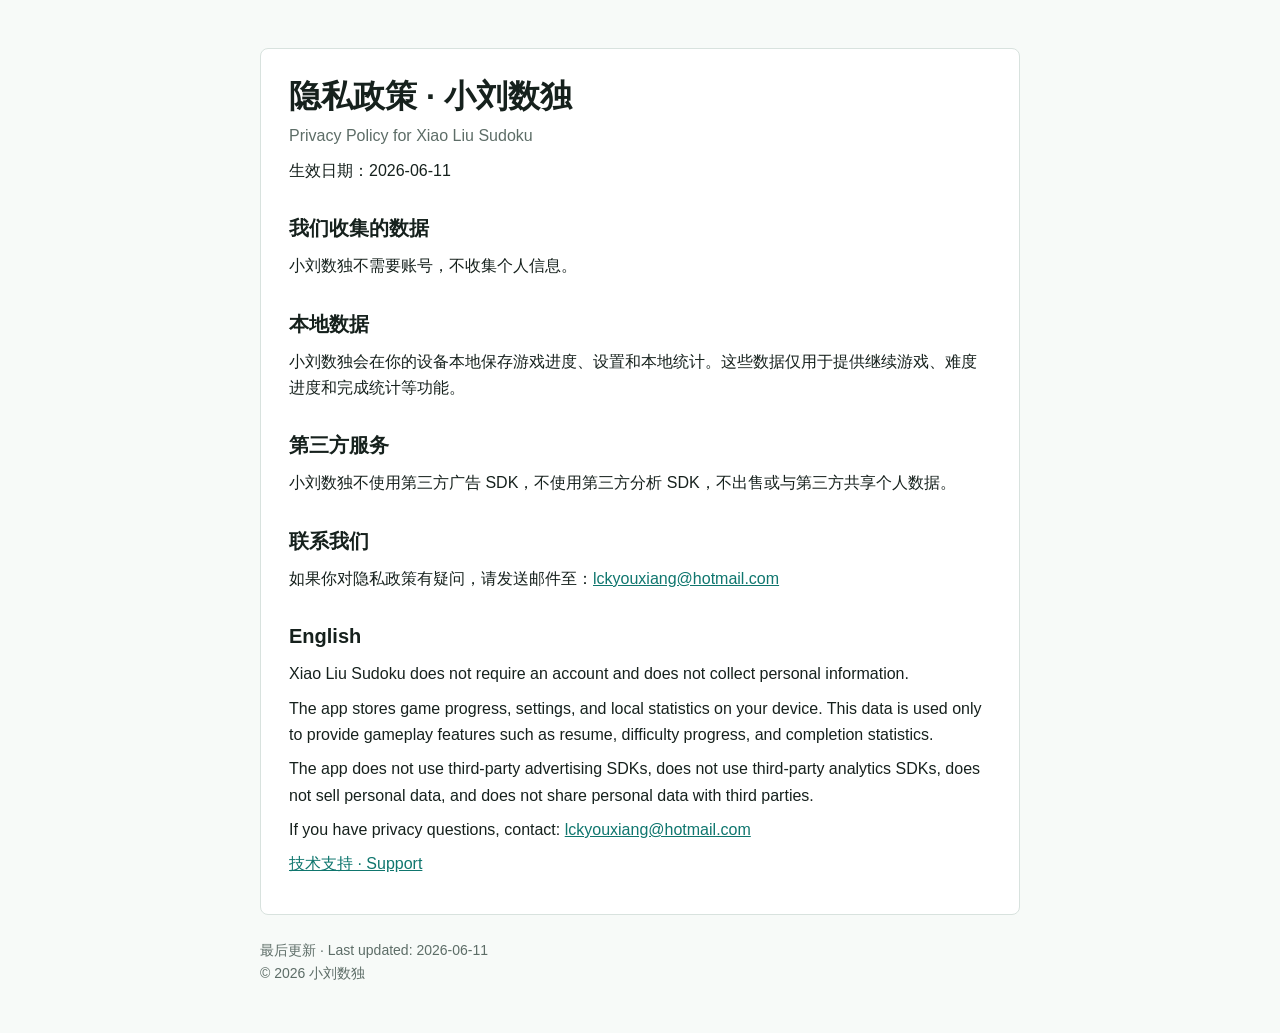
<file: xiaoliu-sudoku/privacy.html>
<!doctype html>
<html lang="zh-CN">
  <head>
    <meta charset="utf-8" />
    <meta name="viewport" content="width=device-width, initial-scale=1" />
    <title>隐私政策 · 小刘数独</title>
    <style>
      :root {
        color-scheme: light dark;
        --bg: #f7faf8;
        --text: #16211d;
        --muted: #5d6d67;
        --line: #d8e2de;
        --panel: #ffffff;
        --accent: #0f766e;
      }

      @media (prefers-color-scheme: dark) {
        :root {
          --bg: #101614;
          --text: #eef6f2;
          --muted: #a8b8b1;
          --line: #283934;
          --panel: #17211e;
          --accent: #5eead4;
        }
      }

      body {
        margin: 0;
        background: var(--bg);
        color: var(--text);
        font: 16px/1.65 -apple-system, BlinkMacSystemFont, "Segoe UI", sans-serif;
      }

      main {
        max-width: 760px;
        margin: 0 auto;
        padding: 48px 20px;
      }

      section {
        background: var(--panel);
        border: 1px solid var(--line);
        border-radius: 8px;
        padding: 28px;
      }

      h1 {
        margin: 0 0 8px;
        font-size: 32px;
        line-height: 1.2;
      }

      h2 {
        margin: 28px 0 8px;
        font-size: 20px;
      }

      p,
      li {
        margin: 8px 0;
      }

      ul {
        padding-left: 22px;
      }

      a {
        color: var(--accent);
      }

      .muted {
        color: var(--muted);
      }

      footer {
        margin-top: 24px;
        color: var(--muted);
        font-size: 14px;
      }
    </style>
  </head>
  <body>
    <main>
      <section>
        <h1>隐私政策 · 小刘数独</h1>
        <p class="muted">Privacy Policy for Xiao Liu Sudoku</p>
        <p>生效日期：2026-06-11</p>

        <h2>我们收集的数据</h2>
        <p>小刘数独不需要账号，不收集个人信息。</p>

        <h2>本地数据</h2>
        <p>小刘数独会在你的设备本地保存游戏进度、设置和本地统计。这些数据仅用于提供继续游戏、难度进度和完成统计等功能。</p>

        <h2>第三方服务</h2>
        <p>小刘数独不使用第三方广告 SDK，不使用第三方分析 SDK，不出售或与第三方共享个人数据。</p>

        <h2>联系我们</h2>
        <p>如果你对隐私政策有疑问，请发送邮件至：<a href="mailto:lckyouxiang@hotmail.com">lckyouxiang@hotmail.com</a></p>

        <h2>English</h2>
        <p>Xiao Liu Sudoku does not require an account and does not collect personal information.</p>
        <p>The app stores game progress, settings, and local statistics on your device. This data is used only to provide gameplay features such as resume, difficulty progress, and completion statistics.</p>
        <p>The app does not use third-party advertising SDKs, does not use third-party analytics SDKs, does not sell personal data, and does not share personal data with third parties.</p>
        <p>If you have privacy questions, contact: <a href="mailto:lckyouxiang@hotmail.com">lckyouxiang@hotmail.com</a></p>

        <p><a href="./support.html">技术支持 · Support</a></p>
      </section>

      <footer>
        最后更新 · Last updated: 2026-06-11<br />
        © 2026 小刘数独
      </footer>
    </main>
  </body>
</html>
</file>
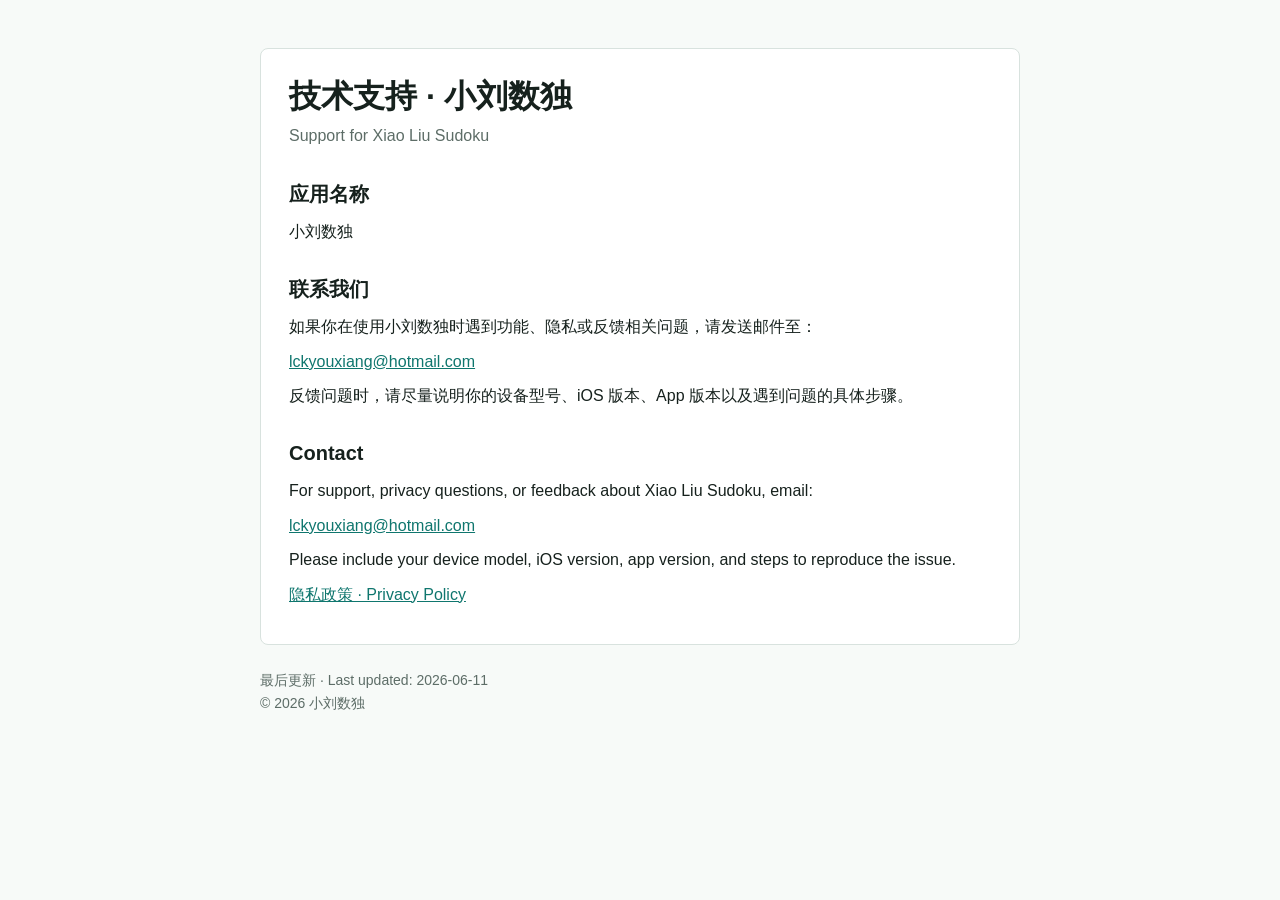
<file: xiaoliu-sudoku/support.html>
<!doctype html>
<html lang="zh-CN">
  <head>
    <meta charset="utf-8" />
    <meta name="viewport" content="width=device-width, initial-scale=1" />
    <title>技术支持 · 小刘数独</title>
    <style>
      :root {
        color-scheme: light dark;
        --bg: #f7faf8;
        --text: #16211d;
        --muted: #5d6d67;
        --line: #d8e2de;
        --panel: #ffffff;
        --accent: #0f766e;
      }

      @media (prefers-color-scheme: dark) {
        :root {
          --bg: #101614;
          --text: #eef6f2;
          --muted: #a8b8b1;
          --line: #283934;
          --panel: #17211e;
          --accent: #5eead4;
        }
      }

      body {
        margin: 0;
        background: var(--bg);
        color: var(--text);
        font: 16px/1.65 -apple-system, BlinkMacSystemFont, "Segoe UI", sans-serif;
      }

      main {
        max-width: 760px;
        margin: 0 auto;
        padding: 48px 20px;
      }

      section {
        background: var(--panel);
        border: 1px solid var(--line);
        border-radius: 8px;
        padding: 28px;
      }

      h1 {
        margin: 0 0 8px;
        font-size: 32px;
        line-height: 1.2;
      }

      h2 {
        margin: 28px 0 8px;
        font-size: 20px;
      }

      p {
        margin: 8px 0;
      }

      a {
        color: var(--accent);
      }

      .muted {
        color: var(--muted);
      }

      footer {
        margin-top: 24px;
        color: var(--muted);
        font-size: 14px;
      }
    </style>
  </head>
  <body>
    <main>
      <section>
        <h1>技术支持 · 小刘数独</h1>
        <p class="muted">Support for Xiao Liu Sudoku</p>

        <h2>应用名称</h2>
        <p>小刘数独</p>

        <h2>联系我们</h2>
        <p>如果你在使用小刘数独时遇到功能、隐私或反馈相关问题，请发送邮件至：</p>
        <p><a href="mailto:lckyouxiang@hotmail.com">lckyouxiang@hotmail.com</a></p>
        <p>反馈问题时，请尽量说明你的设备型号、iOS 版本、App 版本以及遇到问题的具体步骤。</p>

        <h2>Contact</h2>
        <p>For support, privacy questions, or feedback about Xiao Liu Sudoku, email:</p>
        <p><a href="mailto:lckyouxiang@hotmail.com">lckyouxiang@hotmail.com</a></p>
        <p>Please include your device model, iOS version, app version, and steps to reproduce the issue.</p>

        <p><a href="./privacy.html">隐私政策 · Privacy Policy</a></p>
      </section>

      <footer>
        最后更新 · Last updated: 2026-06-11<br />
        © 2026 小刘数独
      </footer>
    </main>
  </body>
</html>
</file>
<file: daoqixiaoguanjia/style.css>
:root {
  color-scheme: light dark;
  --bg: #f6f9ff;
  --panel: #ffffff;
  --panel-soft: #f8fbff;
  --text: #111827;
  --muted: #5f6f86;
  --line: #dce8f7;
  --accent: #1677ff;
  --accent-2: #15a37d;
  --shadow: 0 22px 60px rgba(33, 85, 145, 0.12);
}

@media (prefers-color-scheme: dark) {
  :root {
    --bg: #10151f;
    --panel: #171f2d;
    --panel-soft: #121a26;
    --text: #eef4ff;
    --muted: #a9b7cc;
    --line: #2a3a51;
    --accent: #75b7ff;
    --accent-2: #5eead4;
    --shadow: none;
  }
}

* {
  box-sizing: border-box;
}

body {
  margin: 0;
  color: var(--text);
  background:
    radial-gradient(circle at 88% 8%, rgba(21, 163, 125, 0.14), transparent 280px),
    radial-gradient(circle at 8% 0%, rgba(22, 119, 255, 0.16), transparent 320px),
    var(--bg);
  font: 16px/1.7 -apple-system, BlinkMacSystemFont, "Segoe UI", "PingFang SC", "Microsoft YaHei", sans-serif;
}

a {
  color: var(--accent);
  text-decoration: none;
}

a:hover {
  text-decoration: underline;
}

main {
  width: min(100% - 40px, 880px);
  margin: 0 auto;
  padding: 44px 0;
}

.hero,
.panel {
  border: 1px solid var(--line);
  border-radius: 8px;
  background: color-mix(in srgb, var(--panel) 94%, transparent);
  box-shadow: var(--shadow);
}

.hero {
  padding: 34px;
}

.eyebrow {
  margin: 0 0 10px;
  color: var(--accent-2);
  font-size: 14px;
  font-weight: 800;
  letter-spacing: 0;
}

h1,
h2,
h3,
p {
  margin: 0;
}

h1 {
  font-size: clamp(34px, 6vw, 56px);
  line-height: 1.1;
}

h2 {
  margin-top: 32px;
  font-size: 24px;
  line-height: 1.25;
}

h3 {
  margin-top: 22px;
  font-size: 18px;
  line-height: 1.35;
}

p,
li {
  color: var(--muted);
}

.lead {
  max-width: 680px;
  margin-top: 16px;
  font-size: 18px;
}

.actions {
  display: flex;
  flex-wrap: wrap;
  gap: 12px;
  margin-top: 24px;
}

.button {
  display: inline-flex;
  align-items: center;
  justify-content: center;
  min-height: 44px;
  padding: 0 18px;
  border: 1px solid var(--line);
  border-radius: 8px;
  color: var(--text);
  background: var(--panel-soft);
  font-weight: 800;
}

.button.primary {
  color: #ffffff;
  border-color: transparent;
  background: linear-gradient(135deg, var(--accent), var(--accent-2));
}

.grid {
  display: grid;
  grid-template-columns: repeat(2, minmax(0, 1fr));
  gap: 16px;
  margin-top: 20px;
}

.card,
.panel {
  padding: 26px;
}

.card {
  border: 1px solid var(--line);
  border-radius: 8px;
  background: var(--panel);
}

.card h2 {
  margin-top: 0;
  font-size: 22px;
}

.muted {
  color: var(--muted);
}

.email {
  display: inline-flex;
  margin: 10px 0;
  padding: 10px 14px;
  border: 1px solid var(--line);
  border-radius: 8px;
  background: var(--panel-soft);
  font-size: 18px;
  font-weight: 800;
}

.top-nav,
footer {
  display: flex;
  flex-wrap: wrap;
  justify-content: space-between;
  gap: 10px 18px;
  color: var(--muted);
}

.top-nav {
  margin-bottom: 18px;
  font-weight: 800;
}

.top-nav div,
footer div {
  display: flex;
  flex-wrap: wrap;
  gap: 8px 14px;
}

.panel {
  margin-top: 18px;
}

.panel p,
.panel ul,
.panel ol {
  margin: 8px 0 0;
}

.panel ul,
.panel ol {
  padding-left: 22px;
}

footer {
  margin-top: 24px;
  font-size: 14px;
}

@media (max-width: 640px) {
  main {
    width: min(100% - 28px, 880px);
    padding: 28px 0;
  }

  .hero,
  .card,
  .panel {
    padding: 22px;
  }

  .grid {
    grid-template-columns: 1fr;
  }

  .top-nav,
  footer {
    flex-direction: column;
  }
}
</file>
